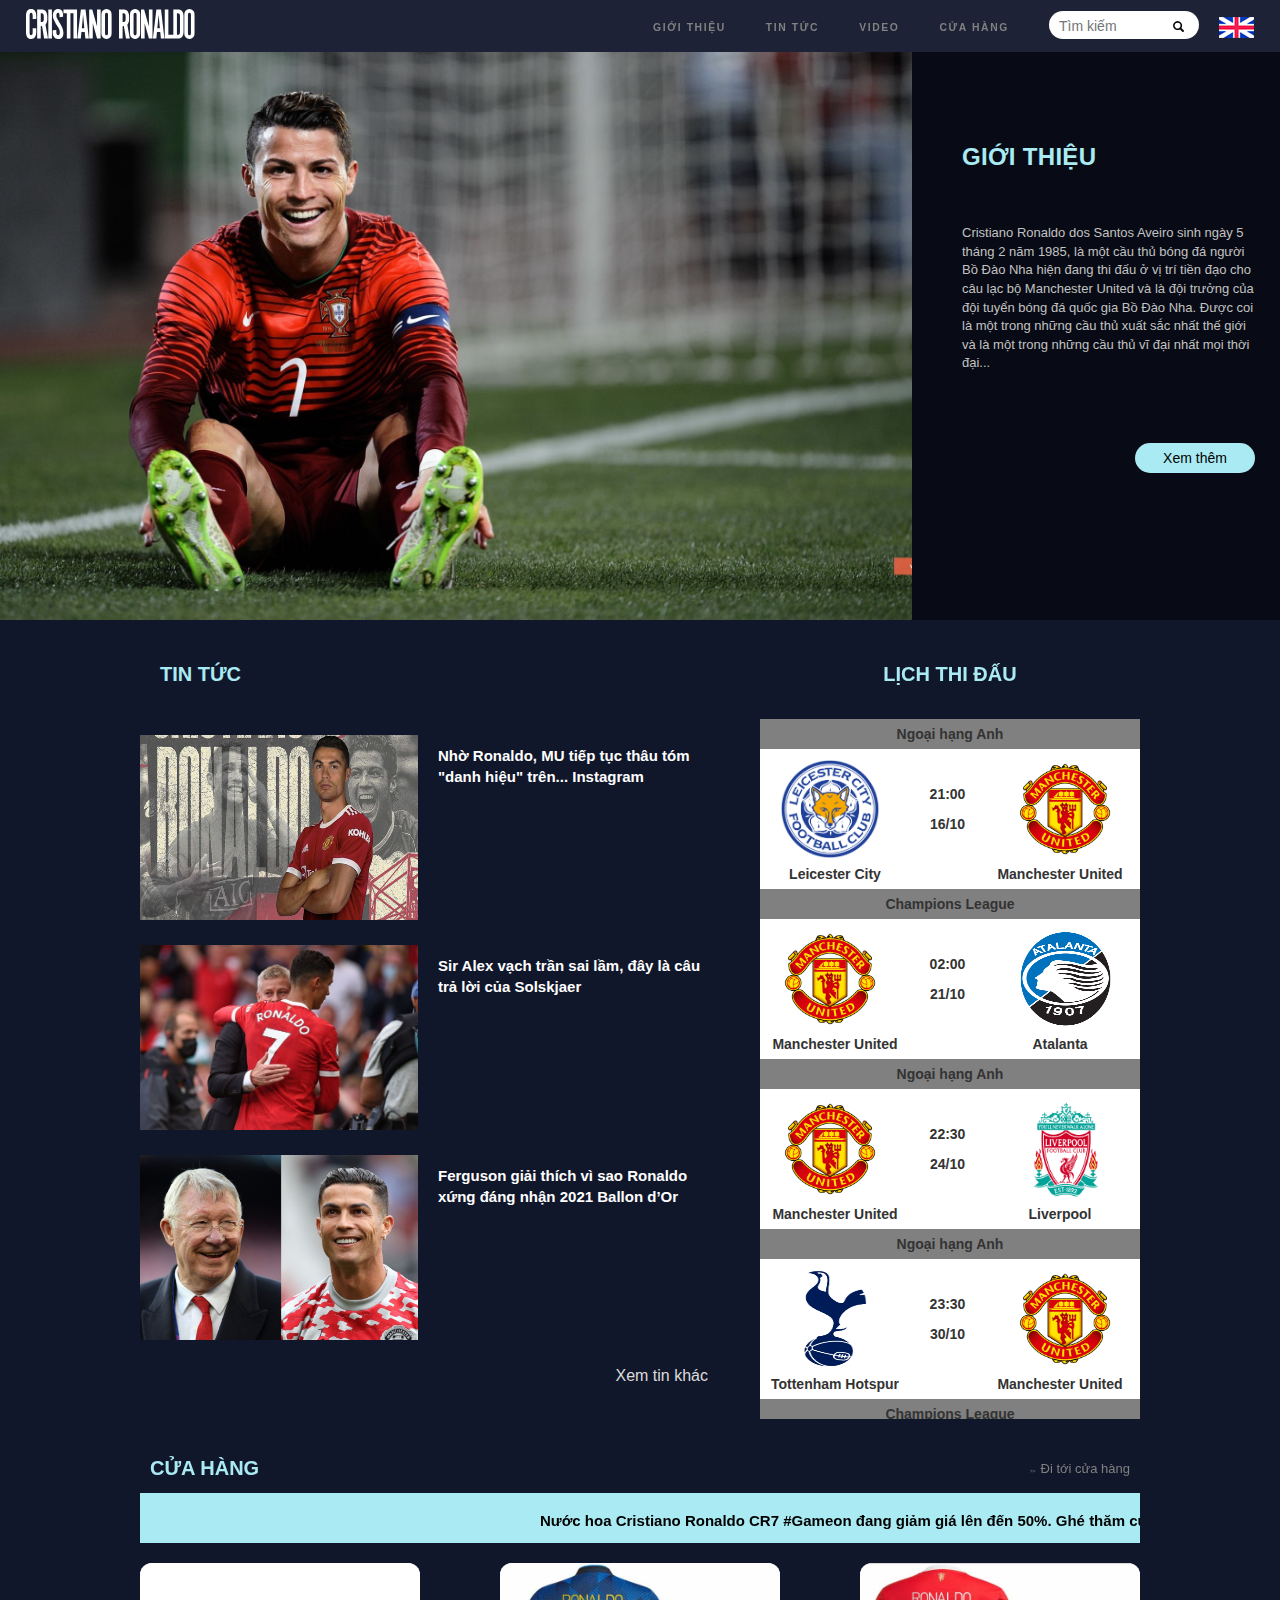
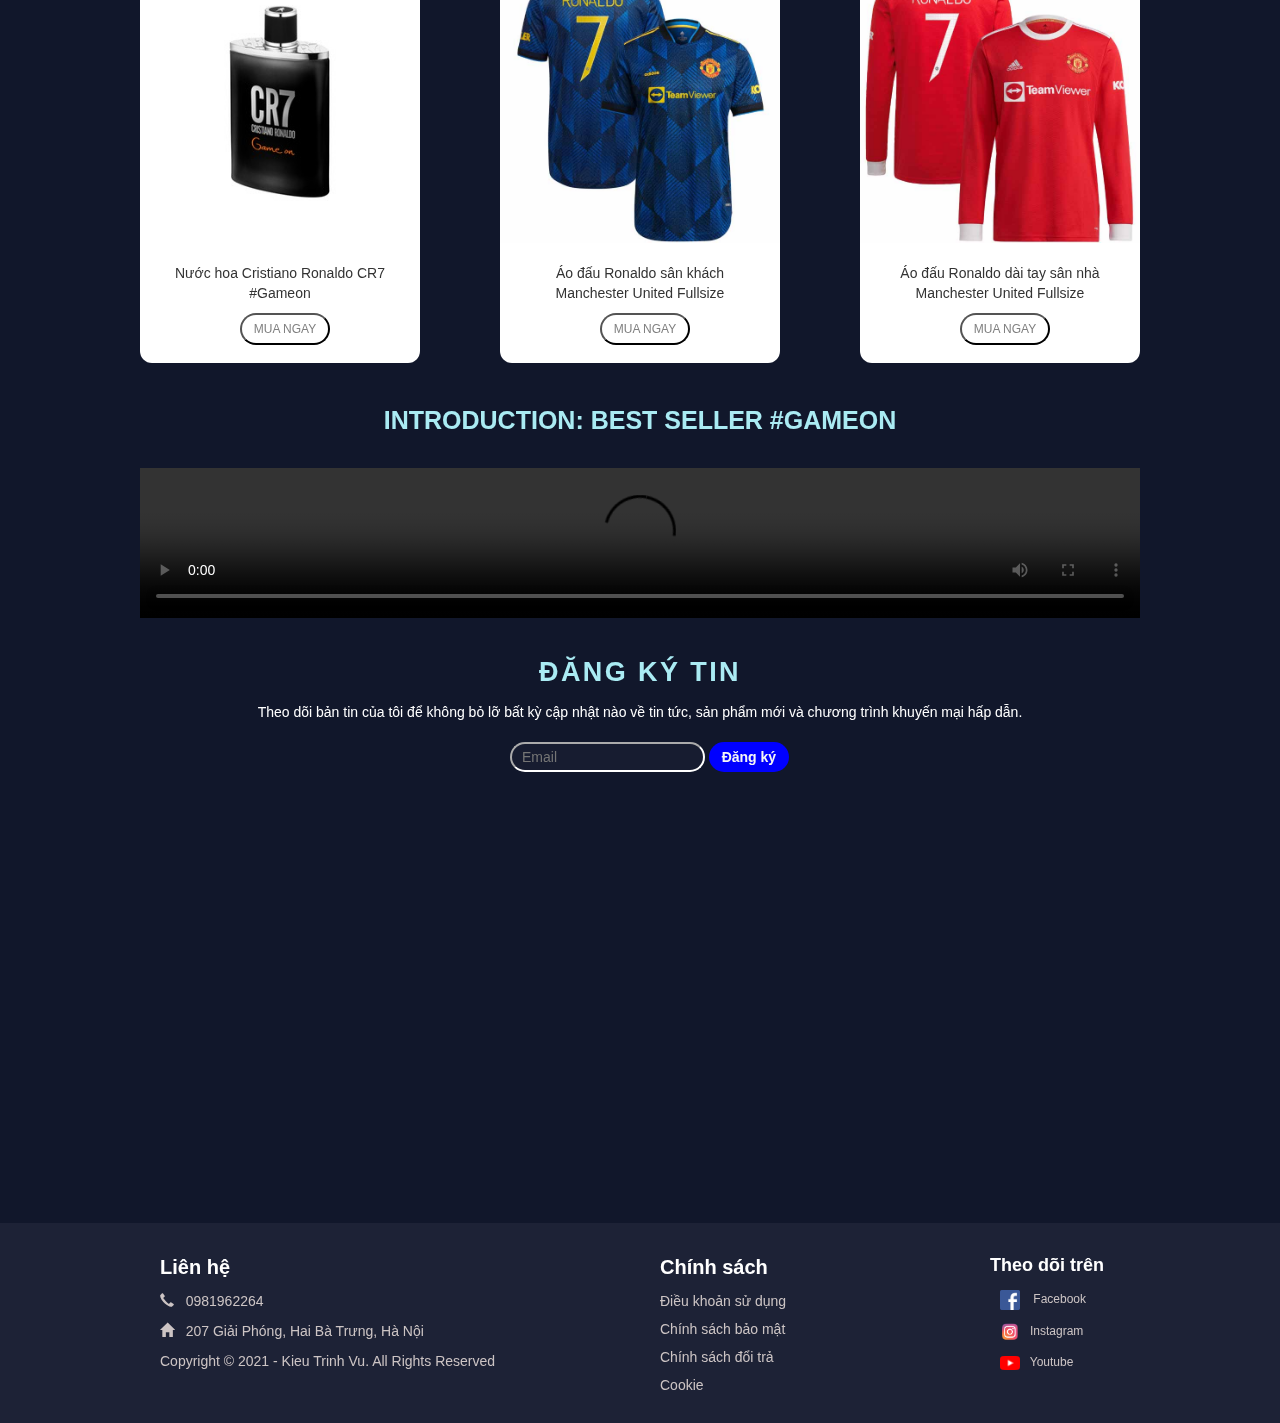
<file: index.html>
<!DOCTYPE html>
<html lang="en">
<head>
    <meta charset="UTF-8">
    <meta http-equiv="X-UA-Compatible" content="IE=edge">
    <meta name="viewport" content="width=device-width, initial-scale=1.0">
    <title>Ronaldo</title>
    <link rel="stylesheet" href="https://maxcdn.bootstrapcdn.com/bootstrap/3.3.7/css/bootstrap.min.css">
    <link rel="stylesheet" href="https://cdnjs.cloudflare.com/ajax/libs/font-awesome/4.7.0/css/font-awesome.min.css">
    <link rel="stylesheet" href="https://maxcdn.bootstrapcdn.com/bootstrap/3.3.7/css/bootstrap.min.css">
    <link rel="stylesheet" href="./html.css">
    <link rel="stylesheet" href="./header.css">
    <link rel="stylesheet" href="./top-content.css">
    <link rel="stylesheet" href="./mid-content.css">
    <link rel="stylesheet" href="./bottom-content.css">
    <link rel="stylesheet" href="./footer.css">
</head>
<body>
    <div id="header">
        <div class="navbar">
            <a href="./index.html" class="navleft">
                <img src="./cr7.svg">
            </a>
            <div class="navright">
                <div class="lang">
                    <a href=""><img src="./English.png"></a>
                </div>
                <div class="search">
                    <input type="text" placeholder="Tìm kiếm">
                    <span class="glyphicon glyphicon-search"></span>

                </div>
                <div class="navmenu">
                    <ul>
                        <li>
                            <a href="">Cửa hàng</a>
                            <ul>
                                <li><a href="">Nước hoa CR7</a></li>
                                <li><a href="">Áo đấu</a></li>
                                <li><a href="">Mô hình</a></li>
                                <li><a href="">Móc khóa</a></li>
                            </ul>

                        </li>
                        <li><a href="">Video</a></li>
                        <li><a href="">Tin tức</a></li>
                        <li>
                            <a href="">Giới thiệu</a>
                            <ul>
                                <li><a href="">Tiểu sử</a></li>
                                <li><a href="">Sự nghiệp thi đấu</a></li>
                                <li><a href="">Thống kê</a></li>
                                <li><a href="">Giải thưởng</a></li>
                            </ul>
                        </li>
                        
                    </ul>
                </div>
            </div>
        
        </div>
    </div>
    <div id="top-content">
        <div class="bigimg">
            <a href=""><img src="./ronaldo.jpg"/></a>
        </div>
        <div class="intro">
            <div class="intro-header"> <strong>Giới thiệu</strong> </div>
            <p>Cristiano Ronaldo dos Santos Aveiro sinh ngày 5 tháng 2 năm 1985, là một cầu thủ bóng đá người Bồ Đào Nha hiện đang thi đấu ở vị trí tiền đạo cho câu lạc bộ Manchester United và là đội trưởng của đội tuyển bóng đá quốc gia Bồ Đào Nha. Được coi là một trong những cầu thủ xuất sắc nhất thế giới và là một trong những cầu thủ vĩ đại nhất mọi thời đại...</p>
            <button class="button"><a href="./aboutCr7.html">Xem thêm</a></button>
        </div>
    </div>
    <div id="mid-content">
        <div class="left-content">
            <a href="" class="news">Tin tức</a>
            <div class="articles">
                <div class="article">
                    <a href="">
                        <p class="article-img">
                            <img src="./article1.jpg"/>
                        </p>
                        <div class="article-content">Nhờ Ronaldo, MU tiếp tục thâu tóm "danh hiệu" trên... Instagram</div>
                    </a>
                </div>
                <div class="article">
                    <a href="">
                        <p class="article-img">
                            <img src="./article2.jpg"/>
                        </p>
                        <div class="article-content">Sir Alex vạch trần sai lầm, đây là câu trả lời của Solskjaer</div>
                    </a>
                </div>
                <div class="article">
                    <a href="">
                        <p class="article-img">
                            <img src="./article4.jpg"/>
                        </p>
                        <div class="article-content">Ferguson giải thích vì sao Ronaldo xứng đáng nhận 2021 Ballon d’Or</div>
                    </a>
                </div>
                <a href="" class="more">Xem tin khác</a>
            </div>
        </div>
        <div class="right-content">
            <div class="calendar-header">Lịch thi đấu</div>
            <div class="calendars">
                <div class="calendar">
                    <p>Ngoại hạng Anh</p>
                    <div class="team1">
                        <img src="./leicester-city-logo.png"/>
                        <p class="team1name"> Leicester City</p>
                    </div>
                    <div class="time">
                        <p class="hour">21:00</p>
                        <p class="date">16/10</p>
                    </div>
                    <div class="team2">
                        <img src="./MU.png"/>
                        <p class="team2name">Manchester United</p>
                    </div>
                </div>
                <div class="calendar">
                    <p>Champions League</p>
                    <div class="team1">
                        <img src="./MU.png"/>
                        <p class="team1name"> Manchester United</p>
                    </div>
                    <div class="time">
                        <p class="hour">02:00</p>
                        <p class="date">21/10</p>
                    </div>
                    <div class="team2">
                        <img src="./Atalanta.png"/>
                        <p class="team2name">Atalanta</p>
                    </div>
                </div>
                <div class="calendar">
                    <p>Ngoại hạng Anh</p>
                    <div class="team1">
                        <img src="./MU.png"/>
                        <p class="team1name"> Manchester United</p>
                    </div>
                    <div class="time">
                        <p class="hour">22:30</p>
                        <p class="date">24/10</p>
                    </div>
                    <div class="team2">
                        <img src="./liverpool.png"/>
                        <p class="team2name">Liverpool</p>
                    </div>
                </div>
                <div class="calendar">
                    <p>Ngoại hạng Anh</p>
                    <div class="team1">
                        <img src="./tottenham.png"/>
                        <p class="team1name"> Tottenham Hotspur</p>
                    </div>
                    <div class="time">
                        <p class="hour">23:30</p>
                        <p class="date">30/10</p>
                    </div>
                    <div class="team2">
                        <img src="./MU.png"/>
                        <p class="team2name">Manchester United</p>
                    </div>
                </div>
                <div class="calendar">
                    <p>Champions League</p>
                    <div class="team1">
                        <img src="./Atalanta.png"/>
                        <p class="team1name">Atalanta</p>
                    </div>
                    <div class="time">
                        <p class="hour">03:00</p>
                        <p class="date">03/11</p>
                    </div>
                    <div class="team2">
                        <img src="./MU.png"/>
                        <p class="team2name"> Manchester United</p>
                </div>
                <div class="calendar">
                    <p>Ngoại hạng Anh</p>
                    <div class="team1">
                        <img src="./MU.png"/>
                        <p class="team1name"> Manchester United</p>
                    </div>
                    <div class="time">
                        <p class="hour">19:30</p>
                        <p class="date">06/11</p>
                    </div>
                    <div class="team2">
                        <img src="./MC.png"/>
                        <p class="team2name">Manchester City</p>
                    </div>
                </div>
                <div class="calendar">
                    <p>Vòng loại WC</p>
                    <div class="team1">
                        <img src="./ireland.png"/>
                        <p class="team1name"> Ireland</p>
                    </div>
                    <div class="time">
                        <p class="hour">02:45</p>
                        <p class="date">12/11</p>
                    </div>
                    <div class="team2">
                        <img src="./BĐN.png"/>
                        <p class="team2name">Bồ Đào Nha</p>
                    </div>
                </div>
            </div>
        </div>
    </div>
    </div>
    <div id="bottom-content">
        <div class="bottom-container">
            <div class="header-video">
                <div class= "left">Cửa hàng</div>
        
                <div class="go-to-store"><a href="">Đi tới cửa hàng</a></div>
            </div>
            <div class="newsfeed">
    
                <div class="runningtext"> 
                    <ul>
                        <li>Nước hoa Cristiano Ronaldo CR7 #Gameon đang giảm giá lên đến 50%. Ghé thăm cửa hàng ngay!</li>
                        <li> Săn áo đấu chính hãng của Ronaldo trong màu áo của Manchester United ngay bây giờ. Số lượng có hạn!</li>
                        <li>Miễn phí vận chuyển cho khách hàng có thẻ thành viên</li>
                        <li> Giảm ngay 10% đơn hàng đầu tiên cho khách hàng đăng ký thành viên</li>
                    </ul>
                </div>
            
            </div>
            <div class="products">
                <div class="product">
                    <img src="./sp1.jpg" alt="">
                    <div class="describe">Nước hoa Cristiano Ronaldo CR7 #Gameon</div>
                    <button><a href="">Mua ngay</a></button>
                </div>
                <div class="product">
                    <img src="./sp2.jpg" alt="">
                    <div class="describe">Áo đấu Ronaldo sân khách Manchester United Fullsize</div>
                    <button><a href="">Mua ngay</a></button>
                </div>
                <div class="product">
                    <img src="./áo ronaldo.jpg" alt="">
                    <div class="describe">Áo đấu Ronaldo dài tay sân nhà Manchester United Fullsize</div>
                    <button><a href="">Mua ngay</a></button>
                </div>
            </div>
            <div class="trailer">
                Introduction: Best Seller #Gameon
            </div>
            <p> <video width="1000px" height="auto" controls><source src="https://www.cristianoronaldo.com/files/cr7_gameon.webm"></video></p>
            <div class="subscribe">
                <p class="header"> Đăng ký tin</p>
                <p class="detail"> Theo dõi bản tin của tôi để không bỏ lỡ bất kỳ cập nhật nào về tin tức, sản phẩm mới và chương trình khuyến mại hấp dẫn.</p>
                <div class="sub">
                    <input type="text" placeholder="Email">
                    <button>Đăng ký</button>
                </div>
            </div>
        </div>    
    </div>
    <div id="footer">
        <div class="footer-container">
            <div class="left-footer">
                <div class="header">Liên hệ </div>
                <p><span class="glyphicon glyphicon-earphone"></span> &nbsp; 0981962264</p>
                <p><span class="glyphicon glyphicon-home"></span> &nbsp; 207 Giải Phóng, Hai Bà Trưng, Hà Nội </p>
                <p>Copyright © 2021 - Kieu Trinh Vu. All Rights Reserved</p>
            </div>
            <div class="mid-footer">
                <p>Chính sách</p>
                <ul>
                    <li><a href="">Điều khoản sử dụng</a></li>
                    <li><a href="">Chính sách bảo mật</a></li>
                    <li><a href="">Chính sách đổi trả</a></li>
                    <li><a href="">Cookie</a></li>

                </ul>
            </div> 
            <div class="right-footer">
                <p><strong> Theo dõi trên</strong></p>
                <ul>
                    <li><a href="" ><img src="./fblogo.png"/> &nbsp;&nbsp; Facebook</a></li>
                    <li><a href="" ><img src="./insta.png"/> &nbsp;&nbsp;Instagram</a></li>
                    <li><a href="" ><img src="./youtube.png"/>&nbsp;&nbsp; Youtube</a></li>
                </ul>
            </div>
        </div>

    </div>
    
</body>
</html>
</file>
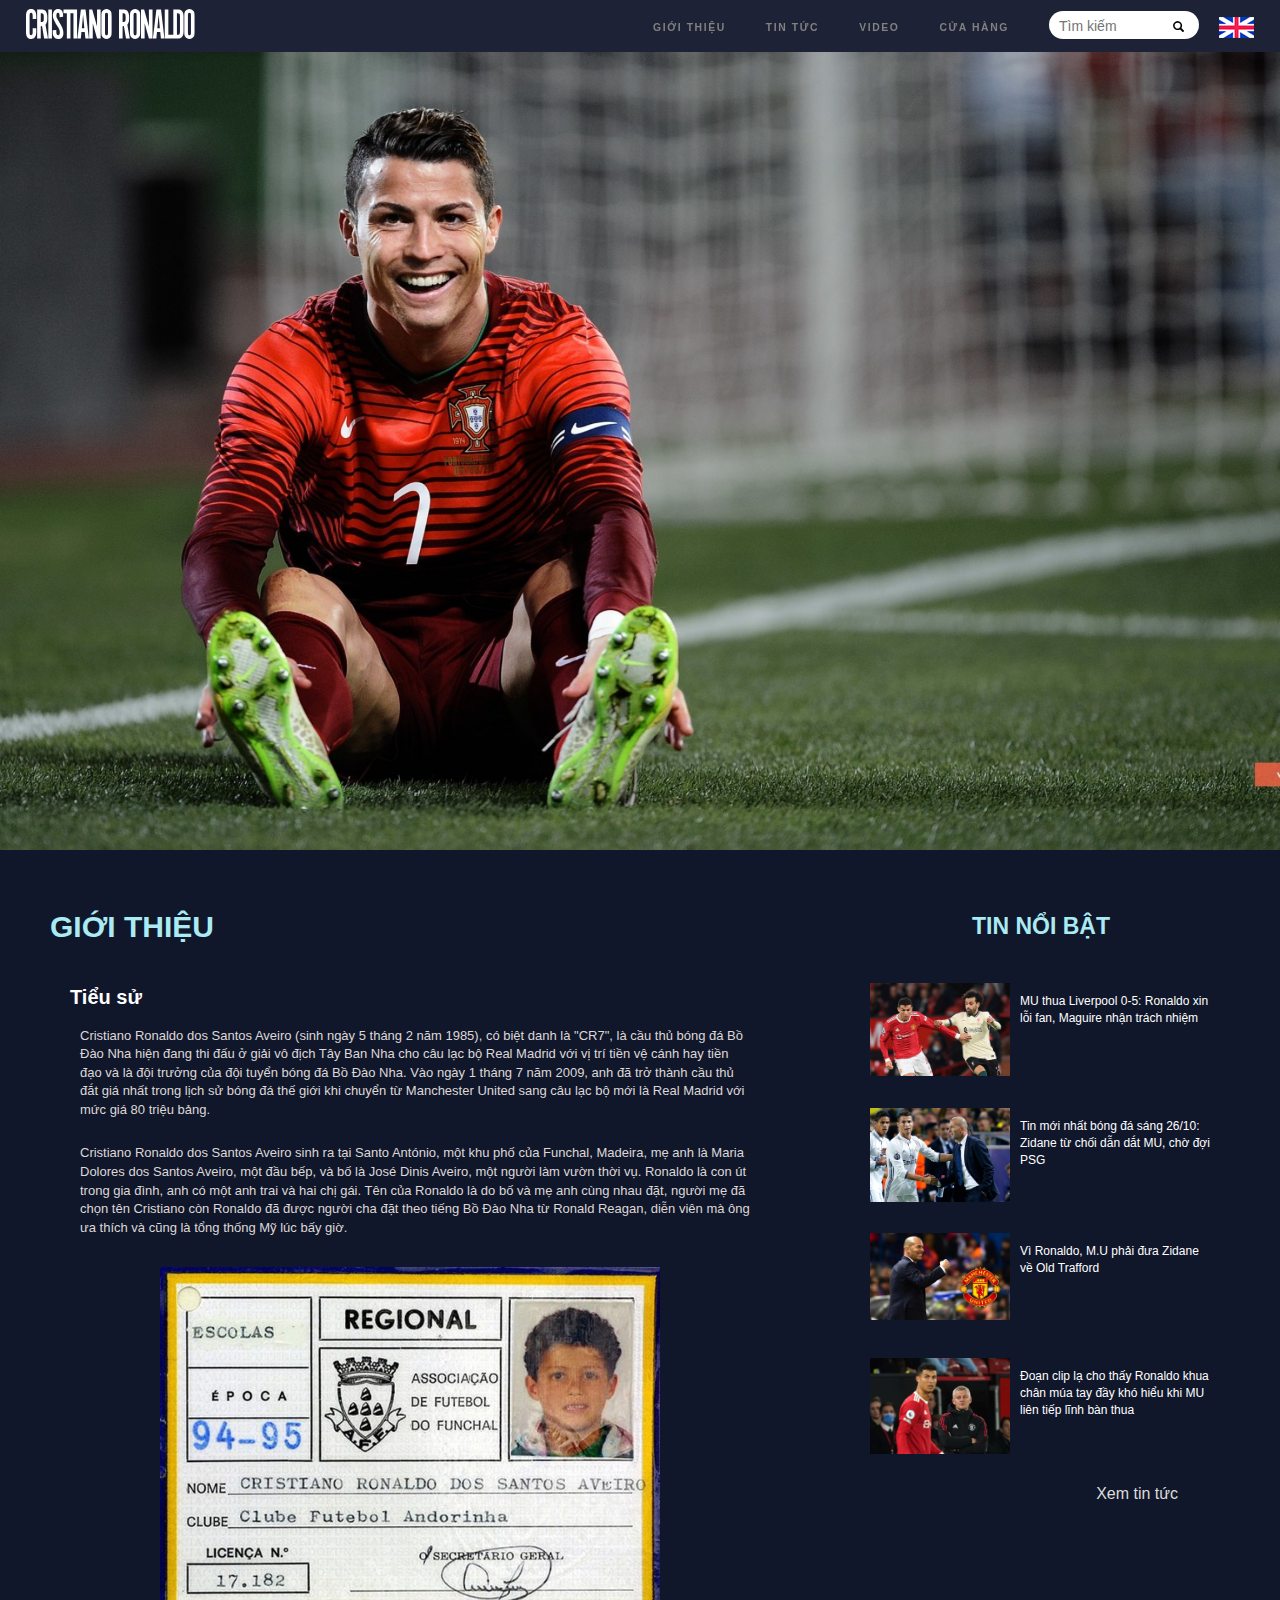
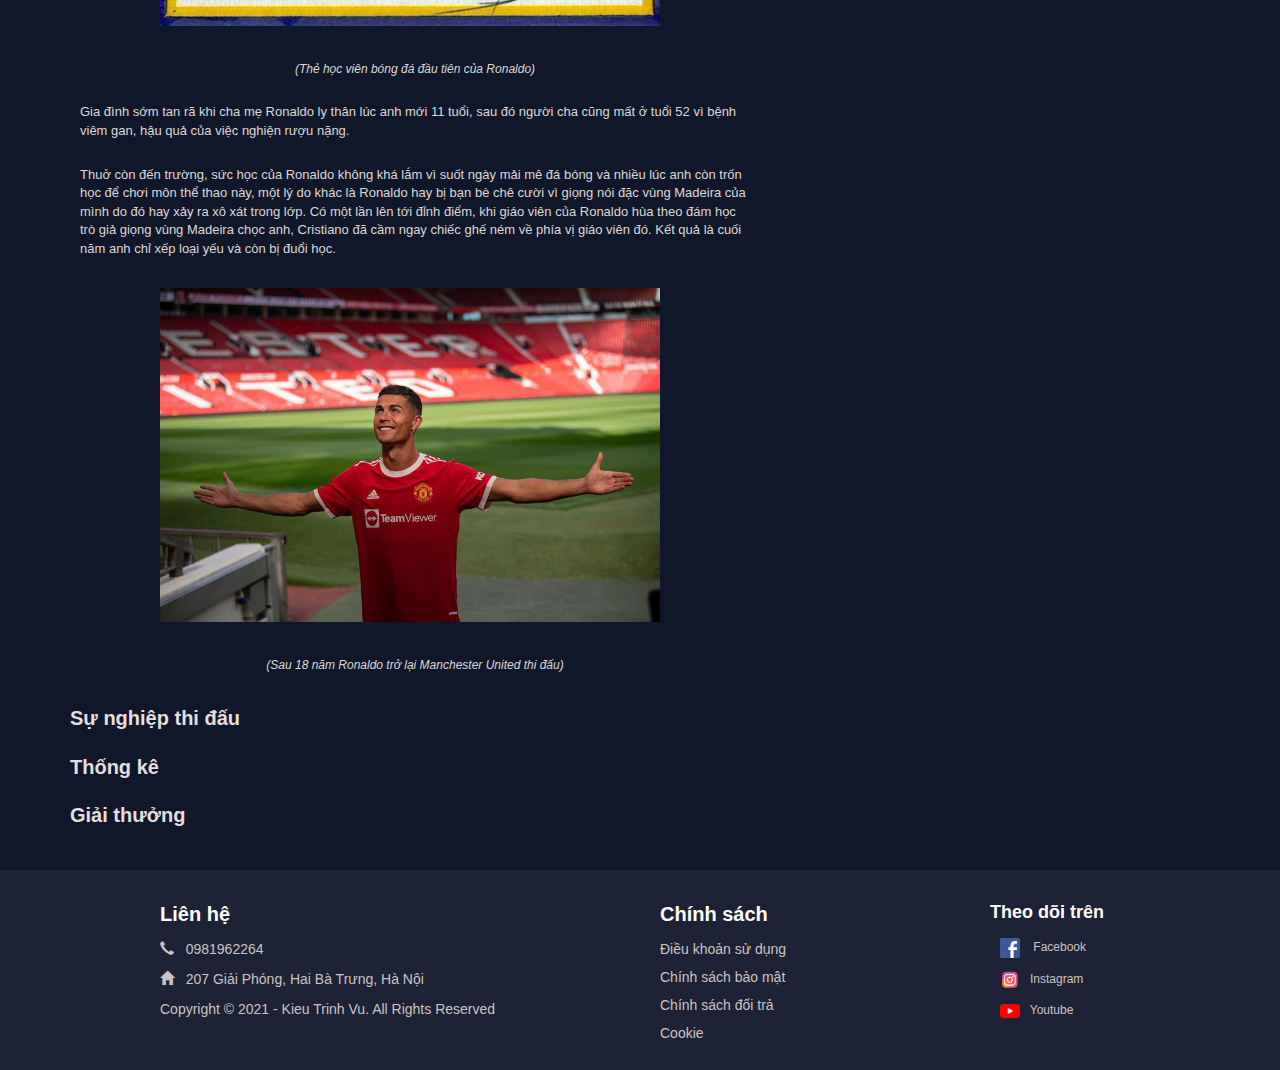
<file: aboutCr7.html>
<!DOCTYPE html>
<html lang="en">
<head>
    <meta charset="UTF-8">
    <meta http-equiv="X-UA-Compatible" content="IE=edge">
    <meta name="viewport" content="width=device-width, initial-scale=1.0">
    <title>Giới thiệu</title>
    <link rel="stylesheet" href="https://maxcdn.bootstrapcdn.com/bootstrap/3.3.7/css/bootstrap.min.css">
    <link rel="stylesheet" href="https://cdnjs.cloudflare.com/ajax/libs/font-awesome/4.7.0/css/font-awesome.min.css">
    <link rel="stylesheet" href="https://maxcdn.bootstrapcdn.com/bootstrap/3.3.7/css/bootstrap.min.css">
    <link rel="stylesheet" href="./html.css">
    <link rel="stylesheet" href="./header.css">
    <link rel="stylesheet" href="./footer.css">
    <link rel="stylesheet" href="./intro.css">
</head>
<body>
    <div id="header">
        <div class="navbar">
            <a href="./index.html" class="navleft">
                <img src="./cr7.svg">
            </a>
            <div class="navright">
                <div class="lang">
                    <a href=""><img src="./English.png"></a>
                </div>
                <div class="search">
                    <input type="text" placeholder="Tìm kiếm">
                    <span class="glyphicon glyphicon-search"></span>

                </div>
                <div class="navmenu">
                    <ul>
                        <li>
                            <a href="">Cửa hàng</a>
                            <ul>
                                <li><a href="">Nước hoa CR7</a></li>
                                <li><a href="">Áo đấu</a></li>
                                <li><a href="">Mô hình</a></li>
                                <li><a href="">Móc khóa</a></li>
                            </ul>

                        </li>
                        <li><a href="">Video</a></li>
                        <li><a href="">Tin tức</a></li>
                        <li>
                            <a href="">Giới thiệu</a>
                            <ul>
                                <li><a href="">Tiểu sử</a></li>
                                <li><a href="">Sự nghiệp thi đấu</a></li>
                                <li><a href="">Thống kê</a></li>
                                <li><a href="">Giải thưởng</a></li>
                            </ul>
                        </li>
                        
                    </ul>
                </div>
            </div>
        
        </div>
    </div>
    <div id="intro-banner">
        <img src="./ronaldo.jpg">
    </div>
    <div id="intro-content">
        <div class="about">   
            <h2> Giới thiệu</h2>
            <ul>
                <li> Tiểu sử
                    <p>
                        Cristiano Ronaldo dos Santos Aveiro (sinh ngày 5 tháng 2 năm 1985), có biệt danh là "CR7", là cầu thủ bóng đá Bồ Đào Nha hiện đang thi đấu ở giải vô địch Tây Ban Nha cho câu lạc bộ Real Madrid với vị trí tiền vệ cánh hay tiền đạo và là đội trưởng của đội tuyển bóng đá Bồ Đào Nha. Vào ngày 1 tháng 7 năm 2009, anh đã trở thành cầu thủ đắt giá nhất trong lịch sử bóng đá thế giới khi chuyển từ Manchester United sang câu lạc bộ mới là Real Madrid với mức giá 80 triệu bảng.

                    </p>
                    <p>
                        Cristiano Ronaldo dos Santos Aveiro sinh ra tại Santo António, một khu phố của Funchal, Madeira, mẹ anh là Maria Dolores dos Santos Aveiro, một đầu bếp, và bố là José Dinis Aveiro, một người làm vườn thời vụ. Ronaldo là con út trong gia đình, anh có một anh trai và hai chị gái. Tên của Ronaldo là do bố và mẹ anh cùng nhau đặt, người mẹ đã chọn tên Cristiano còn Ronaldo đã được người cha đặt theo tiếng Bồ Đào Nha từ Ronald Reagan, diễn viên mà ông ưa thích và cũng là tổng thống Mỹ lúc bấy giờ.
                    </p>
                    <img src="./thẻ học viên.jpg"/>
                    <p class="subtitle"> (Thẻ học viên bóng đá đầu tiên của Ronaldo)</p>
                    <p>
                        Gia đình sớm tan rã khi cha mẹ Ronaldo ly thân lúc anh mới 11 tuổi, sau đó người cha cũng mất ở tuổi 52 vì bệnh viêm gan, hậu quả của việc nghiện rượu nặng.
                    </p>
                    <p>
                        Thuở còn đến trường, sức học của Ronaldo không khá lắm vì suốt ngày mải mê đá bóng và nhiều lúc anh còn trốn học để chơi môn thể thao này, một lý do khác là Ronaldo hay bị bạn bè chê cười vì giọng nói đặc vùng Madeira của mình do đó hay xảy ra xô xát trong lớp. Có một lần lên tới đỉnh điểm, khi giáo viên của Ronaldo hùa theo đám học trò giả giọng vùng Madeira chọc anh, Cristiano đã cầm ngay chiếc ghế ném về phía vị giáo viên đó. Kết quả là cuối năm anh chỉ xếp loại yếu và còn bị đuổi học.
                    </p>
                    <img src="./introimg.jpg"/>
                    <p class="subtitle">(Sau 18 năm Ronaldo trở lại Manchester United thi đấu)</p>
                </li>
                <li><a href=""> Sự nghiệp thi đấu</a></li>
                <li><a href=""> Thống kê</a></li>
                <li><a href=""> Giải thưởng</a> </li>
            </ul>
        </div>
        <div class="more">
            <a href="" class="news">Tin nổi bật</a>
            <div class="articles">
                <div class="article">
                    <a href="">
                        <div class="article-content">MU thua Liverpool 0-5: Ronaldo xin lỗi fan, Maguire nhận trách nhiệm</div>
                        <p class="article-img">
                            <img src="./article5.jpg"/>
                        </p>
                        
                    </a>
                </div>
                <div class="article">
                    <a href="">
                        <div class="article-content">Tin mới nhất bóng đá sáng 26/10: Zidane từ chối dẫn dắt MU, chờ đợi PSG</div>
                        <p class="article-img">
                            <img src="./article6.jpg"/>
                        </p>
                       
                    </a>
                </div>
                <div class="article">
                    <a href="">
                        <div class="article-content">Vì Ronaldo, M.U phải đưa Zidane về Old Trafford
                        </div>
                        <p class="article-img">
                            <img src="./article7.jpg"/>
                        </p>
                        
                    </a>
                </div>
                <div class="article">
                    <a href="">
                        <div class="article-content">Đoạn clip lạ cho thấy Ronaldo khua chân múa tay đầy khó hiểu khi MU liên tiếp lĩnh bàn thua</div>
                        <p class="article-img">
                            <img src="./article8.jpg"/>
                        </p>
                        
                    </a>
                </div>
                <a href="" class="tinkhac">Xem tin tức</a>

        </div> 
    </div>
    

    </div>
    <div id="footer">
        <div class="footer-container">
            <div class="left-footer">
                <div class="header">Liên hệ </div>
                <p><span class="glyphicon glyphicon-earphone"></span> &nbsp; 0981962264</p>
                <p><span class="glyphicon glyphicon-home"></span> &nbsp; 207 Giải Phóng, Hai Bà Trưng, Hà Nội </p>
                <p>Copyright © 2021 - Kieu Trinh Vu. All Rights Reserved</p>
            </div>
            <div class="mid-footer">
                <p>Chính sách</p>
                <ul>
                    <li><a href="">Điều khoản sử dụng</a></li>
                    <li><a href="">Chính sách bảo mật</a></li>
                    <li><a href="">Chính sách đổi trả</a></li>
                    <li><a href="">Cookie</a></li>

                </ul>
            </div> 
            <div class="right-footer">
                <p><strong> Theo dõi trên</strong></p>
                <ul>
                    <li><a href="" ><img src="./fblogo.png"/> &nbsp;&nbsp; Facebook</a></li>
                    <li><a href="" ><img src="./insta.png"/> &nbsp;&nbsp;Instagram</a></li>
                    <li><a href="" ><img src="./youtube.png"/>&nbsp;&nbsp; Youtube</a></li>
                </ul>
            </div>
        </div>

    </div>
</body>
</html>
</file>
<file: header.css>
#header{
    width: 100%;
    height: 52px;
    background: #1D2236;
    position: fixed;
    z-index: 999;
}
#header .navbar{
    width: 1230px;
    height: 50px;
    background: #1D2236;
    margin:0px auto;
    z-index: 999;
}
#header .navbar .navleft{
    height: 30px;
    width: 100px;
    float: left;
    line-height: 45px;

}
#header .navbar .navright{
    float: right;
}
#header .navbar .navright .lang{
    float: right;
    line-height: 50px;
}
#header .navbar .navright .search{
    float: right;
    height: 28px;
    border-radius: 50px;
    width:150px;
    background: white;
    margin-right: 20px;
    margin-top:10px;
}
#header .navbar .navright .search input{
    margin-left:10px;
    margin-top:5px;
    background:none;
    border:none;
    font-weight:500;
    color:black;
    width:70%;
}
#header .navbar .navright .search input:focus{
    outline: none;
}
#header .navbar .navright .search span{
    color:black;
    margin-left: 5px;
    margin-top:5px;
    margin-right: 2px;
    font-size: 0.7rem;
}
#header .navbar .navright .navmenu{
    float: right;
    margin-right: 20px;
    z-index: 999;
}
#header .navbar .navright .navmenu>ul{
    list-style-type: none;
    height: 100%;
}
#header .navbar .navright .navmenu>ul>li{
    height: 100%;
    float: right;
    line-height: 50px;
    padding: 0 20px;
    position: relative;
}
#header .navbar .navright .navmenu>ul>li a{
    color:#818181;
    text-decoration: none;
    font-size: 0.65rem;
    font-family: Verdana, Geneva, Tahoma, sans-serif;
    text-transform: uppercase;
    font-weight: bold;
    letter-spacing: 0.1rem;
}
#header .navbar .navright .navmenu>ul>li:hover a{
    color: white;
}
#header .navbar .navright .navmenu>ul>li:hover{
    box-shadow: 0 6px 10px 0 rgba(122,125,130, 0.5), 0 6px 20px 0 rgba(122,125,130, 0.39);
}
#header .navbar .navright .navmenu>ul>li>ul{
    display: none;
    position: absolute;
    left: 0;
    width: 170px;
    background-color: #1D2236;
    background-image: linear-gradient(90deg,#1D2236,#6A6B6C);
    list-style-type: none;
}
#header .navbar .navright .navmenu>ul>li:hover ul{
    display: block;
    padding-top: 5px;
    padding-bottom: 5px;
}
#header .navbar .navright .navmenu>ul>li>ul>li{
    height: 40px;
    line-height: 40px;
    padding-left:20px;
    padding-right:10px;
    overflow: hidden;
    text-overflow: ellipsis;
    white-space: nowrap;
    color:white;
    position: relative;
}
#header .navbar .navright .navmenu>ul>li>ul>li a{
    text-decoration: none;
    color: white;
    text-transform: none;
    width: fit-content;
    height: fit-content;
}
#header .navbar .navright .navmenu>ul>li>ul>li:hover{
    background-color: #1D2236;
    background-image: linear-gradient(90deg,#1D2236,#4D4D4F);
    animation: bounce 1s ease-in 0.2s infinite;
    position: relative;

}
@keyframes bounce {
    0%{transform: translateY(0);}
    25%{ transform: translateY(-5px);}
    75%{ transform: translateY(5px);}
    100%{transform: translateY(0px);}

}
#header .navbar .navright .navmenu>ul>li>ul>li:hover a{
    color: rgb(170, 235, 243);

}
</file>
<file: top-content.css>
#top-content{
    width: 1280px;
    height: 620px;
    margin: 0px auto;
    background: #11172B;
    padding-top:50px;
}
#top-content .bigimg{
    width: auto;
    height: 100%;
    float: left;

}
#top-content .bigimg img{
    height: 100%;
    width: auto;
}
#top-content .intro{
    float: left;
    height: 100%;
    width: 368px;
    background:rgb(0,0,0, 0.5);
    /*border-radius: 0 30px 30px 0;*/
}
#top-content .intro .intro-header{
    text-align: left;
    font-size: 24px ;
    /*letter-spacing: 0.2rem;*/
    padding-top: 90px;
    padding-left: 50px;
    text-transform: uppercase;
    color:rgb(170, 235, 243);
    font-family:Arial, Helvetica, sans-serif;
    font-weight: bold;
    letter-spacing: 0.02rem;
}
#top-content .intro p{
    padding-top: 50px;
    padding-left: 50px;
    padding-right: 20px;
    font-size: 13px;
    text-align: left;
    font-family: Arial, Helvetica, sans-serif;
    color: rgb(194, 194, 194);
}
#top-content .intro .button{
    float: right;
    border-radius: 30px;
    background-color: rgb(170, 235, 243);
    border: none;
    text-align: center;
    font-size: 14px;
    padding: 5px;
    width: 120px;
    transition: all 0.5s;
    cursor: pointer;
    margin-top: 60px;
    margin-right: 25px;
}
#top-content .intro   .button a {
    text-decoration: none;
    cursor: pointer;
    display: inline-block;
    position: relative;
    transition: 0.5s;
    color: black;
}
      
#top-content .intro    .button a:after {
    content: '\00bb';
    position: absolute;
    opacity: 0;
    top: 0;
    right: -20px;
    transition: 0.5s;
    color: black;
}
      
#top-content .intro     .button:hover a {
    padding-right: 20px;
}
      
#top-content .intro    .button:hover a:after {
    opacity: 1;
    right: 0;
}
</file>
<file: mid-content.css>
#mid-content{
    width: 1280px;
    height: 802.5px;
    margin: 0px auto;
    background: #11172B;
    padding-top:40px;
}
#mid-content .left-content{
    float: left;
    height: 100%;
    width: 620px;
    margin-left: 140px;
   /* background: blue;*/
}
#mid-content .left-content .news{
    float: left;
    font-size: 20px;
    text-transform: uppercase;
    font-weight: bold;
    font-family: Arial, Helvetica, sans-serif;
    color:rgb(170, 235, 243);
    padding-left: 20px;
}
#mid-content .left-content .articles{
    width: 600px;
    height: 685px;
    margin-top: 75px;
    background: #11172B;

    
}
#mid-content .left-content .articles .article{
    height: 185px;
    width: 100%;
    margin-bottom: 25px;
    background:#11172B;

}
#mid-content .left-content .articles .article:hover{
    box-shadow: 0 4px 10px 0 rgba(122,125,130, 0.5), 0 6px 10px 0 rgba(122,125,130, 0.39);
}
#mid-content .left-content .articles .article a{
    height: 100%;
    width: 100%;
    float: left;
    text-decoration: none;
}
#mid-content .left-content .articles .article a p{
    float: left;
    height: 100%;
    width: 278px;
}
#mid-content .left-content .articles .article a p img{
    float: left;
    height: 100%;
    width: 100%;
}
#mid-content .left-content .articles .article a .article-content{
    padding-top: 10px;
    padding-left: 298px;
    padding-right: 18px;
    text-decoration: none;
    color:white;
    font-size: 15px;
    font-weight:bold;
    text-decoration: none;
}
#mid-content .left-content .articles .more{
    float: right;
    padding-right: 32px;
    color: gainsboro;
    /*font-style: italic;*/
    font-size: 1rem;
}

::-webkit-scrollbar {
    width: 5px;
}
  
::-webkit-scrollbar-track {
    box-shadow: inset 0 0 5px grey; 
    /*border-radius: 7px;*/
}

::-webkit-scrollbar-thumb {
    background: gray; 
    /*border-radius: 10px;*/
}

::-webkit-scrollbar-thumb:hover {
    background: #11172B; 
}
#mid-content .right-content{
    width: 380px;
    float: left;
    
}
#mid-content .right-content .calendar-header{
    color: rgb(170, 235, 243);
    font-size: 20px;
    text-transform: uppercase;
    font-weight: bolder;
    font-family: Arial, Helvetica, sans-serif;
    text-align: center;
}
#mid-content .right-content .calendars{
    float: left;
    width: 100%;
    height: 700px;
    background: white;
    margin-top: 30px;
    overflow-y: auto;
}
#mid-content .right-content .calendars .calendar{
    width: 100%;
    height: 170px;
    background: white;
    float: left;
    margin-block-end: 0px;
}
#mid-content .right-content .calendars .calendar p{
    font-weight: bolder;
    text-align: center;
    background: gray;
    height: 30px;
    width: 100%;
    padding-top: 5px;
    float: left;
    margin-bottom: 0px;
}
#mid-content .right-content .calendars .calendar .team1{
    display: block;
    float: left;
    margin-top: 0px;
    width: 150px;
    height: 140px;
    /*background: lightseagreen;*/
}
#mid-content .right-content .calendars .calendar .team1 img{
    float: left;
    width: 100px;
    height: 100px;
    margin-left: 20px;
    margin-top: 10px;
}
#mid-content .right-content .calendars .calendar .team1 .team1name{
    background: white;
    margin-bottom: 5px;
}
#mid-content .right-content .calendars .calendar .time{
    display: block;
    float:left;
    width: 75px;
    margin-top: 30px;
}
#mid-content .right-content .calendars .calendar .time .hour{
    background: white;
}
#mid-content .right-content .calendars .calendar .time .date{
    background: white;
}
#mid-content .right-content .calendars .calendar .team2{
    display: block;
    float: left;
    /*background: lightcoral;*/
    width: 150px;
    height: 140px;
}
#mid-content .right-content .calendars .calendar .team2 img{
    float: right;
    width: 100px;
    height: 100px;
    margin-right: 20px;
    margin-top: 10px;
}
#mid-content .right-content .calendars .calendar .team2 .team2name{
    background: white;
    margin-bottom: 5px;
}
</file>
<file: bottom-content.css>
#bottom-content{
    width: 1280px;
    height:1400px;
    margin: 0px auto;
    background: #11172B;
    padding-top: 20px;
}
#bottom-content .bottom-container{
    width: 1000px;
    height: 100%;
    margin-left: 140px;
}
#bottom-content .bottom-container .newsfeed{
    width: 100%;
    height: 50px;
    background:rgb(170, 235, 243);
    margin-bottom: 10px;
}
#bottom-content .bottom-container .newsfeed .runningtext{
    width: 100%;
    height: 100%;
    float:left;
    overflow: hidden;
    
}
#bottom-content .bottom-container .newsfeed  .runningtext>ul{
    list-style-type: none;
    height: 100%;
    white-space: nowrap;
    position: relative;
    animation: runningaction 100s infinite;
}
#bottom-content .bottom-container .newsfeed .runningtext >ul>li{
    height: 100%;
    margin-left: 400px;
    display:inline-block;
    color:black;
    font-size: 15px;
    font-weight: bold;
    font-family: 'Segoe UI', Tahoma, Geneva, Verdana, sans-serif;
    line-height: 50px;
    white-space: nowrap; 
}
@keyframes runningaction {
    0%{left:100%;}
    100%{left:-600%;}
}
#bottom-content .bottom-container .header-video{
    width: 100%;
    height: 50px;
    background:#11172B;
}
#bottom-content .bottom-container .header-video .left{
    float: left;
    color: rgb(170, 235, 243);
    text-transform: uppercase;
    font-weight: 800;
    font-size: 20px;
    padding-left: 10px;
    line-height: 50px;
    font-family:Verdana, Geneva, Tahoma, sans-serif;
}
#bottom-content .bottom-container .header-video .go-to-store{
    float: right;
    padding-right: 10px;
    line-height: 50px;

}
#bottom-content .bottom-container .go-to-store a:hover{
    color: white;
}

#bottom-content .bottom-container .go-to-store::before{
    content: ">>";
    padding-right: 5px;
    color:grey;
    font-size: 5px;
}
#bottom-content .bottom-container .go-to-store a{
    font-size: 13px;
    color: grey ;

}
#bottom-content .bottom-container .products{
    width: 100%;
    height: 420px;
    background: #11172B;
}
#bottom-content .bottom-container .products .product{
    float: left;
    width: 280px;
    height: 400px;
    background: white;
    margin-right: 80px;
    margin-top: 10px;
    border-radius: 12px;
}
#bottom-content .bottom-container .products .product .describe{
    text-align: center;
    padding-top: 20px;
    padding-left: 20px;
    padding-right: 20px;
}
#bottom-content .bottom-container .products .product button{
    width: 90px;
    height: 32px;
    border-radius: 20px;
    margin-left: 100px;
    margin-top: 10px;
    background: white;
}
#bottom-content .bottom-container .products .product button a{
    text-decoration: none;
    text-transform: uppercase;
    font-size: 12px;
    color: grey;
}
#bottom-content .bottom-container .products .product:last-child{
    margin-right: 0px;
}
#bottom-content .bottom-container .products .product img{
    width: 280px ;
    height: auto;
    border-radius: 12px 12px 0 0;
}
#bottom-content .bottom-container .trailer{
    color: rgb(170, 235, 243);
    text-align: center;
    margin-top: 30px;
    margin-bottom: 30px;
    font-size: 25px;
    text-transform: uppercase;
    font-weight: 800;

}
#bottom-content .bottom-container .subscribe{
    float: left;
    width: 100%;
    background:#11172B;
    margin: 0 auto;
}
#bottom-content .bottom-container .subscribe p{
    text-align: center;
}
#bottom-content .bottom-container .subscribe .header{
    font-weight: bolder;
    font-size: 27px;
    color: rgb(170, 235, 243);
    text-transform: uppercase;
    font-family: 'Segoe UI', Tahoma, Geneva, Verdana, sans-serif;
    letter-spacing: 0.15rem;
    padding-top: 20px;
}
#bottom-content .bottom-container .subscribe .detail{
    color: white;
}
#bottom-content .bottom-container .subscribe .sub{
    display: block;
    margin-left: 360px;
    margin-top: 20px;
}
#bottom-content .bottom-container .subscribe .sub input{
    border-radius: 55px;
    height: 30px;
    padding-left: 10px;
    margin-left: 10px;
    border-color: white;
    background: rgb(29,34,54, 0.5);
    color: white;
}
#bottom-content .bottom-container .subscribe .sub input:focus{
    outline: none;
    color: white;
}
#bottom-content .bottom-container .subscribe .sub button{
    height: 30px;
    border-radius: 55px ;
    width: 80px;
    border: none;
    background: blue;
    color: whitesmoke;
    font-weight: bold;
}
</file>
<file: footer.css>
#footer{
    width: 100%;
    background: #1D2236;
    height: 200px;

}
#footer .footer-container{
    width: 1280px;
    margin: 0 auto;
    height: 200px;
    padding-top: 30px;
    background: #1D2236
}
#footer .footer-container .left-footer {
    width: 400px;
    padding-left: 20px;
    float: left;
    margin-left: 140px;

}
#footer .footer-container .left-footer .header{
    color: white;
    font-size: 20px;
    font-weight: bold;
    padding-bottom: 10px;
    font-family: Arial, Helvetica, sans-serif;
}
#footer .footer-container .left-footer p{
    color: rgb(204, 196, 196);
}
#footer .footer-container .mid-footer {
    width: 300px;
    height: 100%;
    float: left;
}
#footer .footer-container .mid-footer p{
    color: white;
    font-size: 20px;
    font-weight: bold;
    font-family: Arial, Helvetica, sans-serif;
    padding-left: 120px;
}
#footer .footer-container .mid-footer ul{
    padding-left: 30px;
    list-style-type: none;
    padding-left: 120px;
}
#footer .footer-container .mid-footer ul>li{
    padding-bottom: 8px;

}
#footer .footer-container .mid-footer ul>li a{
    color: rgb(204, 196, 196);
    text-decoration: none;
}
#footer .footer-container .mid-footer ul>li:hover a{
    color: white;
}
#footer .footer-container .right-footer{
    float: left;
    width: 300px;
    height: 100%;
}
#footer .footer-container .right-footer p{
    font-size: 18px;
    color: white;
    padding-left: 150px;
}
#footer .footer-container .right-footer>ul{
    list-style-type: none;

}
#footer .footer-container .right-footer>ul>li{
    padding-left: 150px;
    padding-bottom: 10px;
}
#footer .footer-container .right-footer>ul>li a{
    font-size: 12px;
    color: rgb(204, 196, 196);
    text-decoration: none;
}
#footer .footer-container .right-footer>ul>li img{
    width: 30px;
    height: auto;
    padding-left: 10px;
}
</file>
<file: intro.css>
#intro-banner{
    width: 1280px;
    height: auto;
    margin: 0px auto;
    background: #11172B;
    padding-top: 50px;
}
#intro-banner img{
    width: 100%;
    height: 100%;
}
#intro-content {
    width: 1280px;
    height: 1620px;
    margin: 0 auto;
    padding-top: 40px;
    background: #11172B;
}
#intro-content .about{
    float: left;
    width: 700px;
    height: fit-content;
    margin-left: 50px;
    position: relative;
}   
#intro-content .about .subtitle{
    text-align: center;
    font-style: italic;
    font-size: 12px;
    font-weight: normal;
}
#intro-content .about  h2{
    color: rgb(170, 235, 243);
    font-weight: bold;
    text-transform: uppercase;
}
#intro-content .about ul{
    margin-left: 20px;
    margin-top: 20px;
    list-style-type: none;
}
#intro-content .about ul>li{
    color: white;
    font-weight: bold;
    font-size: 20px;
    padding-top: 20px;
}
#intro-content .about ul>li p{
    padding-top: 15px;
    padding-left: 10px;
    color: rgb(221, 215, 215);
    font-family: Arial, Helvetica, sans-serif;
    font-size: 13px;
    font-weight: normal;
}
#intro-content .about ul>li a{
    text-decoration: none;
    color: rgb(228, 222, 222);
    font-weight: bold;
    font-size: 20px;
    padding-top: 30px;

}
#intro-content .about img{
    width: 500px;
    height: auto;
    margin-top: 20px;
    margin-left: 90px;
    margin-bottom: 20px;
}
#intro-content .more {
    float: left;
    width: 380px;
    height: fit-content;
    padding-top: 20px;
    margin-left: 80px;
}
#intro-content .more .news{
    float: right;
    text-transform: uppercase;
    font-size: 23px;
    font-weight: bold;
    color:rgb(170, 235, 243);
    padding-right: 100px;
}
#intro-content .more .articles{
    float: right;
    width: 350 px;
    height: fit-content;
    margin-top: 40px;
    background: #11172B;
}
#intro-content .more .articles .article{
    height: 100px;
    width: 100%;
    margin-bottom: 25px;
    background:#11172B;
    border-radius: 7px;

}
#intro-content .more .articles .article a{
    height: 100%;
    width: 100%;
    float: right;
    text-decoration: none;
}
#intro-content .more .articles .article a p{
    float: right;
    height: auto;
    width: 140px;
}
#intro-content .more .articles .article a p img{
    float: right;
    height: auto;
    width: 140px;
}
#intro-content .more .articles .article a .article-content{
    float: right;
    padding-top: 10px;
    text-decoration: none;
    color:white;
    font-size: 12px;
    font-weight: 200;
    text-decoration: none;
    width: 200px;
    padding-left: 10px;
}
#intro-content .more .articles .tinkhac{
    float: right;
    padding-right: 32px;
    color: gainsboro;
    /*font-style: italic;*/
    font-size: 1rem;
}
</file>
<file: html.css>
:root{
    --navmenucolor:#004F9E;
    --maincolor:#0065CA;
}
*{/*reset css*/
    margin:0;
    padding:0;
    box-sizing: border-box;
}
html{
    background:#e2e2e2;
    font-family: Arial, Helvetica, sans-serif;
    font-size:16px;
}
body{
    width:100%;
    background: #11172B;
    margin:0px auto;
}
</file>
